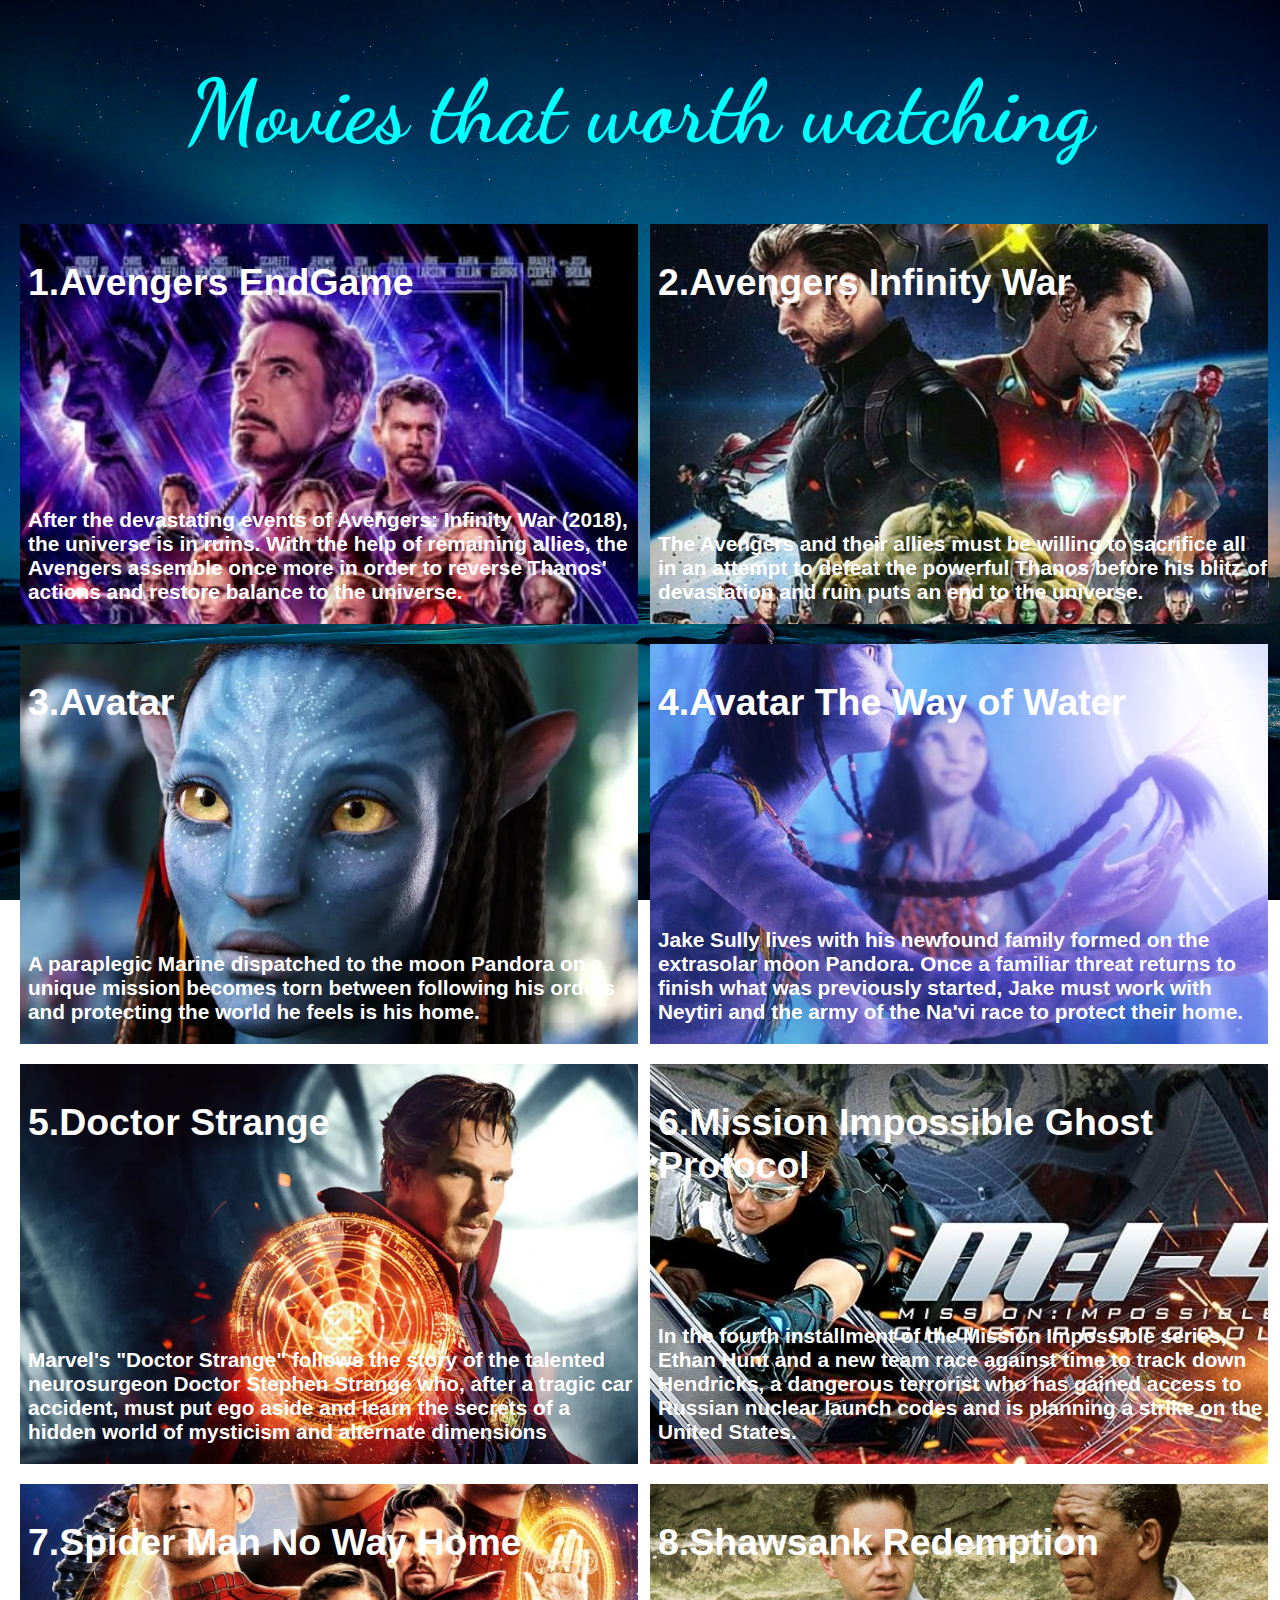
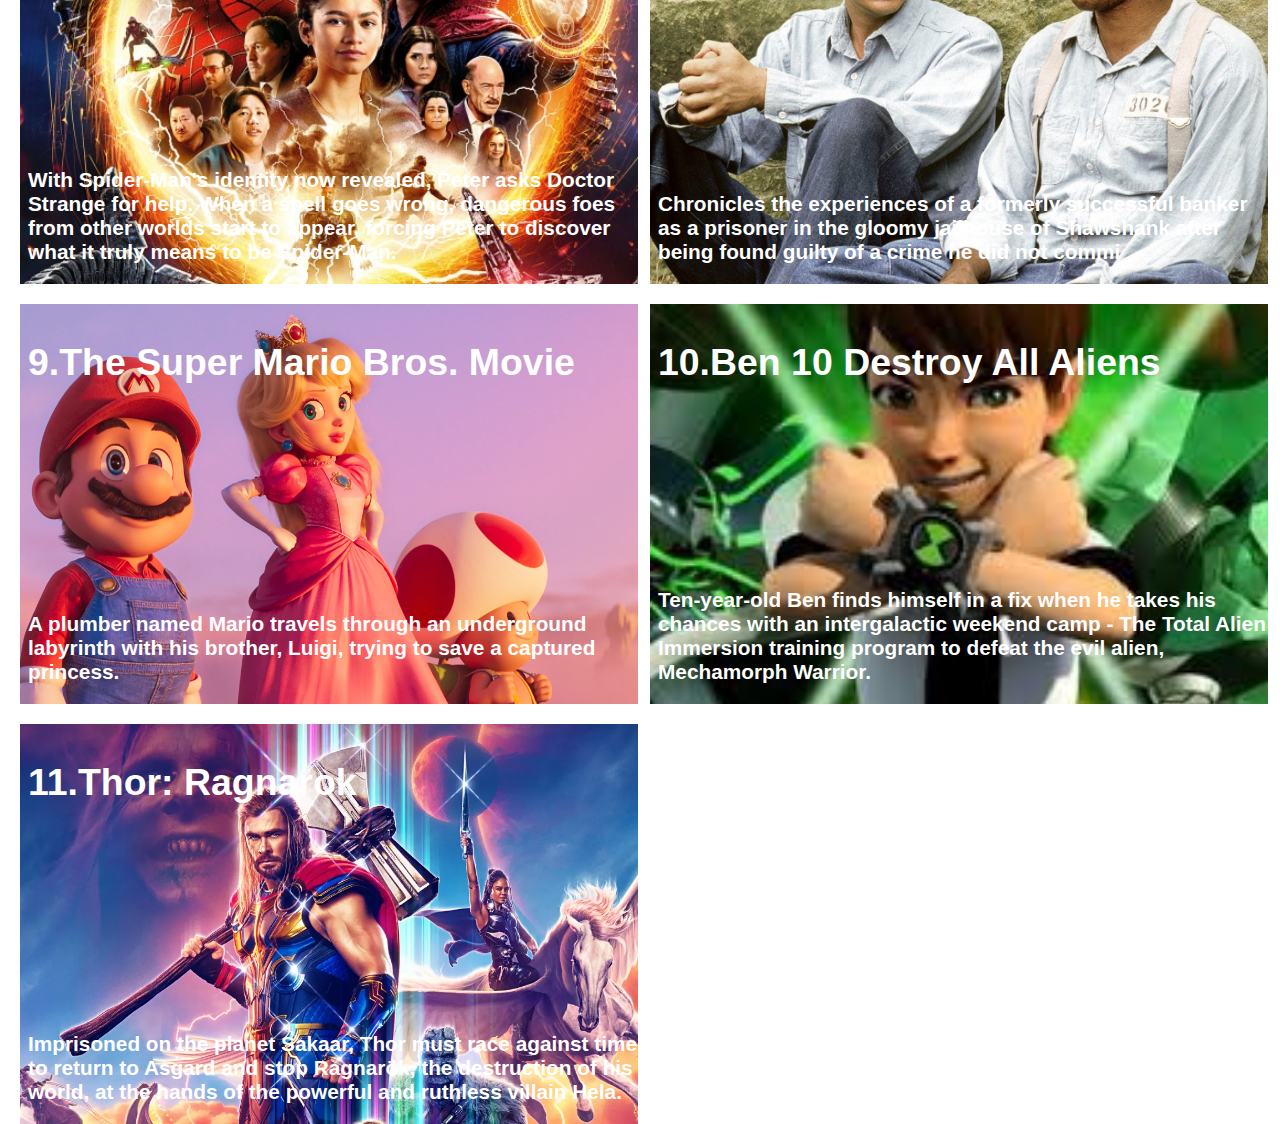
<file: index.html>
<!DOCTYPE html>
<html lang="en">
<head>
    <meta charset="UTF-8">
    <meta name="viewport" content="width=device-width, initial-scale=1.0">
    <title>Movies list</title>
    <link rel="stylesheet" href="style.css">
    <link rel="preconnect" href="https://fonts.googleapis.com">
<link rel="preconnect" href="https://fonts.gstatic.com" crossorigin>
<link href="https://fonts.googleapis.com/css2?family=Dancing+Script&family=Libre+Baskerville&display=swap" rel="stylesheet">
</head>
<body>
    <h1 style="color: aqua;text-align: center; font-size: 5.5rem;  font-family: 'Dancing Script', cursive;">Movies that worth watching</h1>
    <div class="container">       
        <div class="box item1"><h3>1.Avengers EndGame</h3><p>After the devastating events of Avengers: Infinity War (2018), the universe is in ruins. With the help of remaining allies, the Avengers assemble once more in order to reverse Thanos' actions and restore balance to the universe.</p></div>
        <div class="box item2"><h3>2.Avengers Infinity War</h3><p>The Avengers and their allies must be willing to sacrifice all in an attempt to defeat the powerful Thanos before his blitz of devastation and ruin puts an end to the universe.</p></div>
        <div class="box item3"><h3>3.Avatar</h3><p>A paraplegic Marine dispatched to the moon Pandora on a unique mission becomes torn between following his orders and protecting the world he feels is his home.</p></div>
        <div class="box item4"><h3>4.Avatar The Way of Water</h3><p>Jake Sully lives with his newfound family formed on the extrasolar moon Pandora. Once a familiar threat returns to finish what was previously started, Jake must work with Neytiri and the army of the Na'vi race to protect their home.</p></div>
        <div class="box item5"><h3>5.Doctor Strange</h3><p>Marvel's "Doctor Strange" follows the story of the talented neurosurgeon Doctor Stephen Strange who, after a tragic car accident, must put ego aside and learn the secrets of a hidden world of mysticism and alternate dimensions</p></div>
        <div class="box item6"><h3>6.Mission Impossible Ghost Protocol</h3><p>In the fourth installment of the Mission Impossible series, Ethan Hunt and a new team race against time to track down Hendricks, a dangerous terrorist who has gained access to Russian nuclear launch codes and is planning a strike on the United States.</p></div>
        <div class="box item7"><h3>7.Spider Man No Way Home</h3><p>With Spider-Man's identity now revealed, Peter asks Doctor Strange for help. When a spell goes wrong, dangerous foes from other worlds start to appear, forcing Peter to discover what it truly means to be Spider-Man.</p></div>
        <div class="box item8"><h3>8.Shawsank Redemption</h3><p>Chronicles the experiences of a formerly successful banker as a prisoner in the gloomy jailhouse of Shawshank after being found guilty of a crime he did not commi</p></div>
        <div class="box item9"><h3>9.The Super Mario Bros. Movie</h3><p>A plumber named Mario travels through an underground labyrinth with his brother, Luigi, trying to save a captured princess.</p></div>
        <div class="box item10"><h3>10.Ben 10 Destroy All Aliens</h3><p>Ten-year-old Ben finds himself in a fix when he takes his chances with an intergalactic weekend camp - The Total Alien Immersion training program to defeat the evil alien, Mechamorph Warrior.</p></div>
        <div class="box item11"><h3>11.Thor: Ragnarok</h3><p>Imprisoned on the planet Sakaar, Thor must race against time to return to Asgard and stop Ragnarök, the destruction of his world, at the hands of the powerful and ruthless villain Hela.</p></div>
    </div>
</body>
</html>
</file>
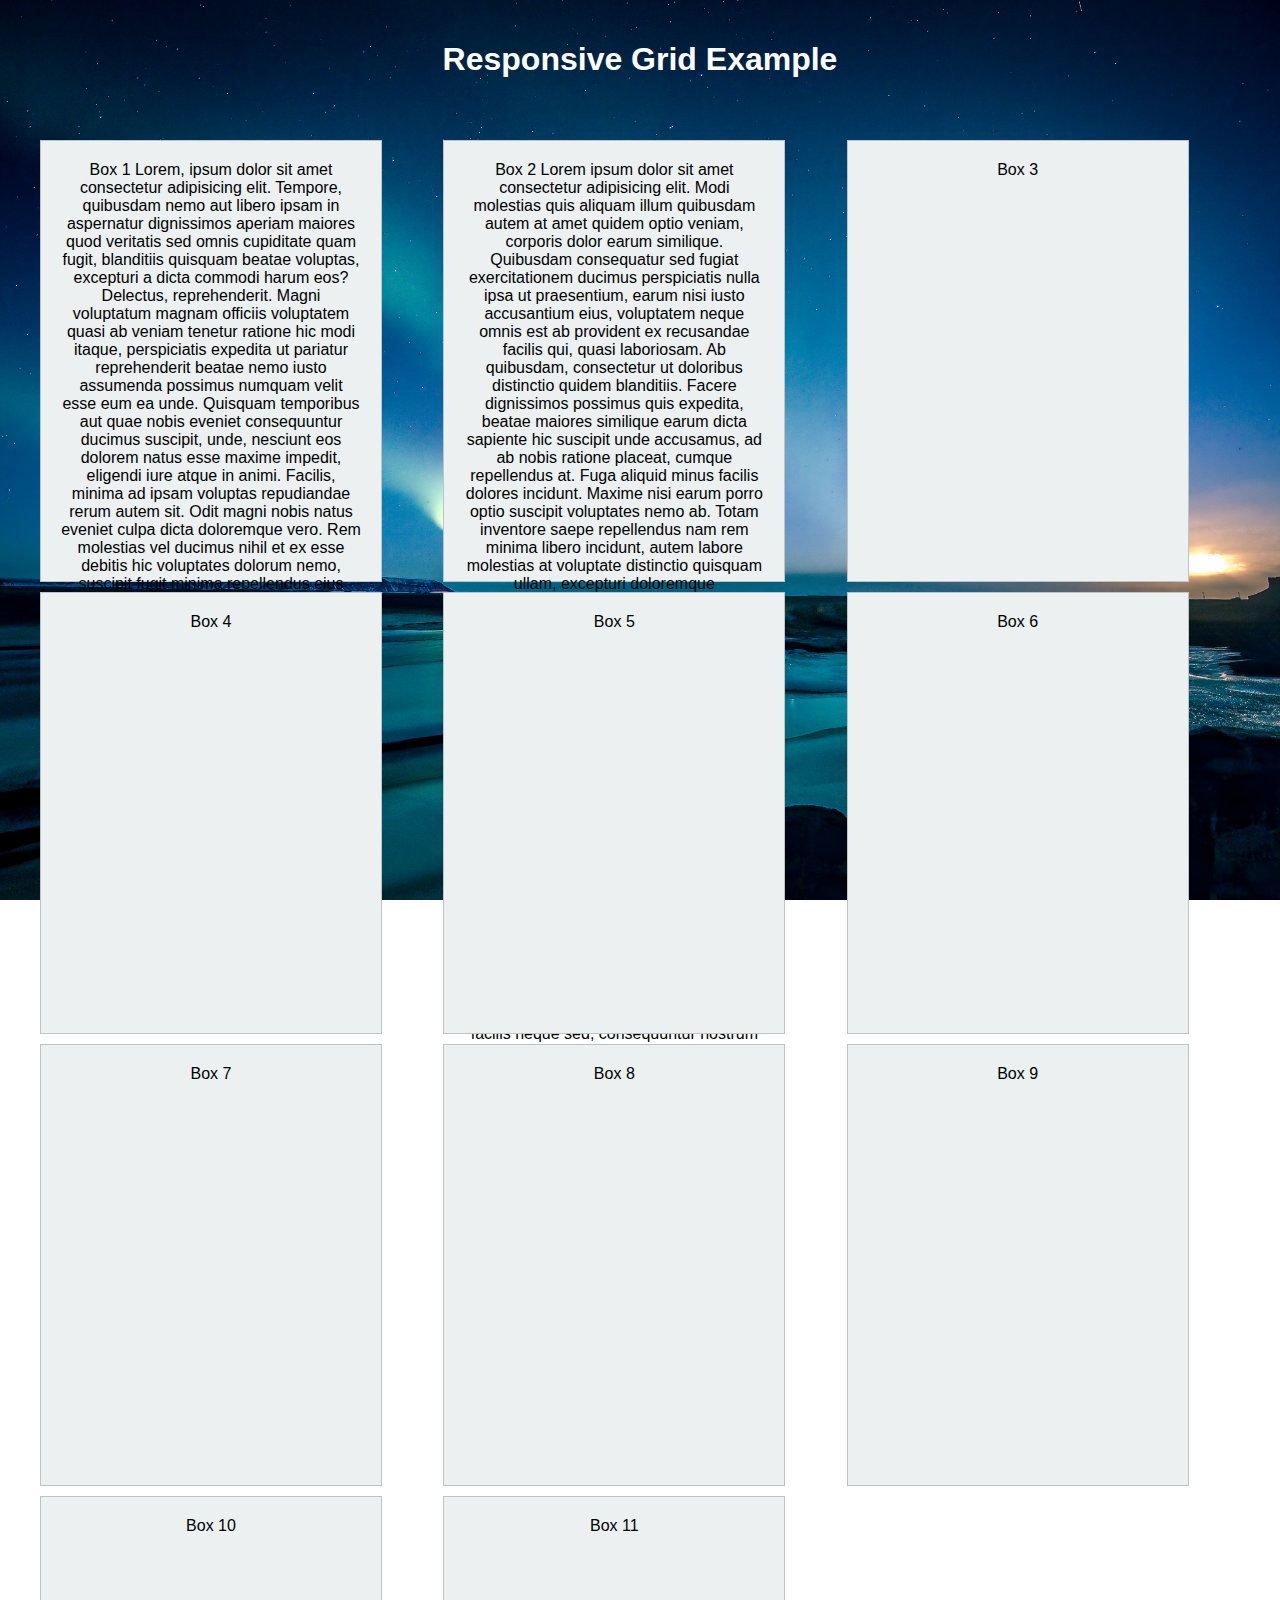
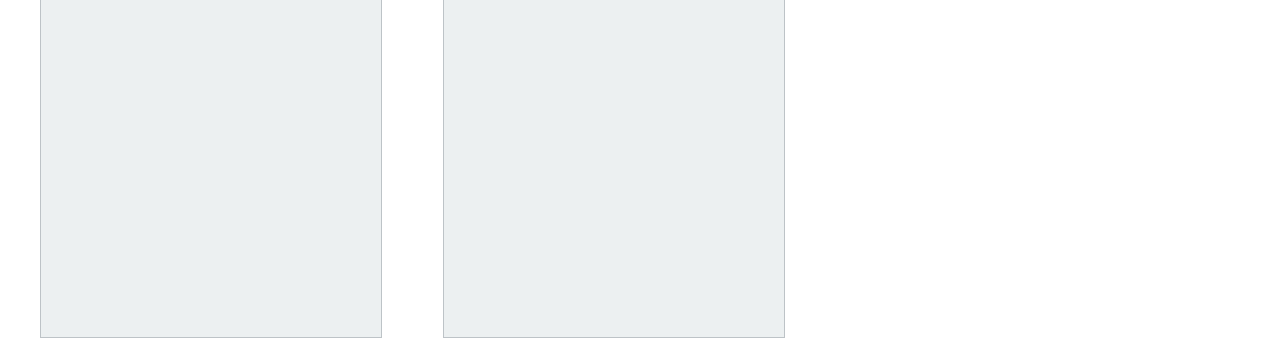
<file: check.html>
<!DOCTYPE html>
<html lang="en">
<head>
<meta charset="UTF-8">
<meta name="viewport" content="width=device-width, initial-scale=1.0">
<style>
  body {
    margin: 0;
    font-family: Arial, sans-serif;
    background-image: url('assets/bg\ image.jpg');
    background-size: cover;
    background-attachment: fixed;
  }
  
  .container {
    display: grid;
    max-width: 1200px;
    grid-template-columns: repeat(auto-fit, minmax(350px, 1fr));
    grid-gap: 10px;
    /* max-width: 1200px; */
    margin: 0 auto;
    padding: 20px;
  }
  
  .header {
    grid-column: 1 / -1;
    /* background-color: #3498db; */
    color: white;
    padding: 20px;
    text-align: center;
  }
  
  .box {
    background-color: #ecf0f1;
    padding: 20px;
    border: 1px solid #bdc3c7;
    text-align: center;
    width: 300px; /* Set a fixed width */
    height: 400px; /* Set a fixed height */
  }

</style>
</head>
<body>
  <div class="header">
    <h1>Responsive Grid Example</h1>
  </div>
  <div class="container">
    <!-- Repeat the following box structure to create 11 boxes -->
    <div class="box">Box 1 Lorem, ipsum dolor sit amet consectetur adipisicing elit. Tempore, quibusdam nemo aut libero ipsam in aspernatur dignissimos aperiam maiores quod veritatis sed omnis cupiditate quam fugit, blanditiis quisquam beatae voluptas, excepturi a dicta commodi harum eos? Delectus, reprehenderit. Magni voluptatum magnam officiis voluptatem quasi ab veniam tenetur ratione hic modi itaque, perspiciatis expedita ut pariatur reprehenderit beatae nemo iusto assumenda possimus numquam velit esse eum ea unde. Quisquam temporibus aut quae nobis eveniet consequuntur ducimus suscipit, unde, nesciunt eos dolorem natus esse maxime impedit, eligendi iure atque in animi. Facilis, minima ad ipsam voluptas repudiandae rerum autem sit. Odit magni nobis natus eveniet culpa dicta doloremque vero. Rem molestias vel ducimus nihil et ex esse debitis hic voluptates dolorum nemo, suscipit fugit minima repellendus eius cupiditate sequi! Illum ullam odit rerum repudiandae necessitatibus natus veniam consequuntur fuga officia, fugit distinctio minima omnis obcaecati repellendus ratione sed ipsum aspernatur labore voluptatem?</div>
    <div class="box">Box 2 Lorem ipsum dolor sit amet consectetur adipisicing elit. Modi molestias quis aliquam illum quibusdam autem at amet quidem optio veniam, corporis dolor earum similique. Quibusdam consequatur sed fugiat exercitationem ducimus perspiciatis nulla ipsa ut praesentium, earum nisi iusto accusantium eius, voluptatem neque omnis est ab provident ex recusandae facilis qui, quasi laboriosam. Ab quibusdam, consectetur ut doloribus distinctio quidem blanditiis. Facere dignissimos possimus quis expedita, beatae maiores similique earum dicta sapiente hic suscipit unde accusamus, ad ab nobis ratione placeat, cumque repellendus at. Fuga aliquid minus facilis dolores incidunt. Maxime nisi earum porro optio suscipit voluptates nemo ab. Totam inventore saepe repellendus nam rem minima libero incidunt, autem labore molestias at voluptate distinctio quisquam ullam, excepturi doloremque exercitationem culpa. Rem aliquam at distinctio itaque fugiat cum voluptates temporibus facere praesentium! Odio ipsa voluptate similique quae totam aliquid, nesciunt provident, veritatis porro maiores eos eaque commodi aliquam praesentium eligendi temporibus ad nobis voluptatem suscipit velit! Quod ut aliquid delectus omnis nihil dicta incidunt expedita qui temporibus ipsum hic unde velit, ratione natus labore ab laboriosam iusto nisi nemo ipsa pariatur? Consectetur distinctio maiores quaerat nesciunt aspernatur, ipsam ad assumenda velit veritatis nobis nostrum, doloribus quis eaque iusto voluptatibus. Dolor molestias eaque necessitatibus unde amet, ex aperiam saepe natus! Odio recusandae aspernatur, magnam nostrum nulla quae eum placeat ad, quas dolore assumenda nam? Minus, libero beatae ipsa ad quam suscipit labore repellat, impedit voluptatibus aspernatur qui, tempore quidem blanditiis mollitia. Obcaecati libero facilis neque sed, consequuntur nostrum totam, non fugit velit odio odit, iste rerum assumenda repellendus quaerat repellat veniam. Ex error tenetur, nihil voluptates perferendis, delectus facilis aperiam repellat laboriosam quod aliquid alias repudiandae excepturi ut molestiae animi quas quae accusantium a officiis est illum saepe aut magnam. Beatae, tenetur nobis. Alias, exercitationem magni sequi nam dolorum incidunt amet ut soluta?</div>
    <div class="box">Box 3</div>
    <div class="box">Box 4</div>
    <div class="box">Box 5</div>
    <div class="box">Box 6</div>
    <div class="box">Box 7</div>
    <div class="box">Box 8</div>
    <div class="box">Box 9</div>
    <div class="box">Box 10</div>
    <div class="box">Box 11</div>

    <!-- Repeat for a total of 11 boxes -->
  </div>
</body>
</html>
</file>
<file: style.css>
body {
  margin: 0;
  font-family: Arial, sans-serif;
  background-image: url('assets/bg\ image.jpg');
  background-size: cover;
  background-attachment: fixed;
}

.container {
  display: grid;
  grid-template-columns: repeat(3, minmax(0, 1fr));
  /* Adjusted grid columns */
  gap: 20px;
  /* Adjust spacing between boxes */
  padding: 0 20px;
  /* Added padding to create spacing from start and end edges */
}

.box {
  width: 100%;
  height: 400px;
  display: flex;
  /* Use flex layout */
  flex-direction: column;
  /* Stack content vertically */
  justify-content: space-between;
  /* Space items within the box */
  background-color: green;
  font-size: 2rem;
  font-weight: bold;
  background: transparent;
  color: white;
  position: relative;
  background-size: cover;
  padding-left: 8px;
  /* Required for positioning absolute elements */
}

/* Media queries for responsive layout */
@media (max-width: 1366px) {
  .container {
    grid-template-columns: repeat(2, minmax(0, 1fr));
    /* Two boxes per row */
  }
}

@media (max-width: 768px) {
  .container {
    grid-template-columns: minmax(0, 1fr);
    /* One box per row */
  }
}

p {
  font-size: 1.3rem;
  margin: 0;
  position: absolute; /* Position the paragraph absolutely */
  bottom: 20px; /* Adjust the distance from the bottom */
}

.item1{
  /* background-color: green;
  font-size: 2rem;
  font-weight: bold;
  background: transparent;
  overflow: visible;
  color: white; */
  background-image: url('assets/img1.jpg');
}
  /* background-size: cover; */
  /* Ensure the background covers the entire box */
.item2{
  background-image: url('assets/img2.jpg');
  background-size: cover; /* Ensure the image covers the entire box */
  background-position: center; /* Center the image within the box */
  background-repeat: no-repeat;
}
.item3{
  background-image: url('assets/img3.webp');
  background-size: cover; /* Ensure the image covers the entire box */
  background-position: center; /* Center the image within the box */
  background-repeat: no-repeat;
}
.item4{
  background-image: url('assets/img4.jpeg');
  background-size: cover; 
  background-position: center; 
  background-repeat: no-repeat;
}
.item5{
  background-image: url('assets/img5.webp');
  background-size: cover; 
  background-position: center; 
  background-repeat: no-repeat;
}
.item6{
  background-image: url('assets/img6.jpg');
  background-size: cover; 
  background-position: center left; 
  background-repeat: no-repeat;
}
.item7{
  background-image: url('assets/img7.jpg');
  background-size: cover; 
  background-position: center bottom -200px;
  background-repeat: no-repeat;
}
.item8{
  background-image: url('assets/img8.jpg');
  background-size: cover; 
  background-position: center ;
  background-repeat: no-repeat;
}
.item9{
  background-image: url('assets/img9.webp');
  background-size: cover; 
  background-position: center;
  background-repeat: no-repeat;
}
.item10{
  background-image: url('assets/img10.jpg');
  background-size: cover; 
  background-position: center;
  background-repeat: no-repeat;
}
.item11{
  background-image: url('assets/img11.webp');
  background-size: cover; 
  background-position: center;
  background-repeat: no-repeat;
}
</file>
